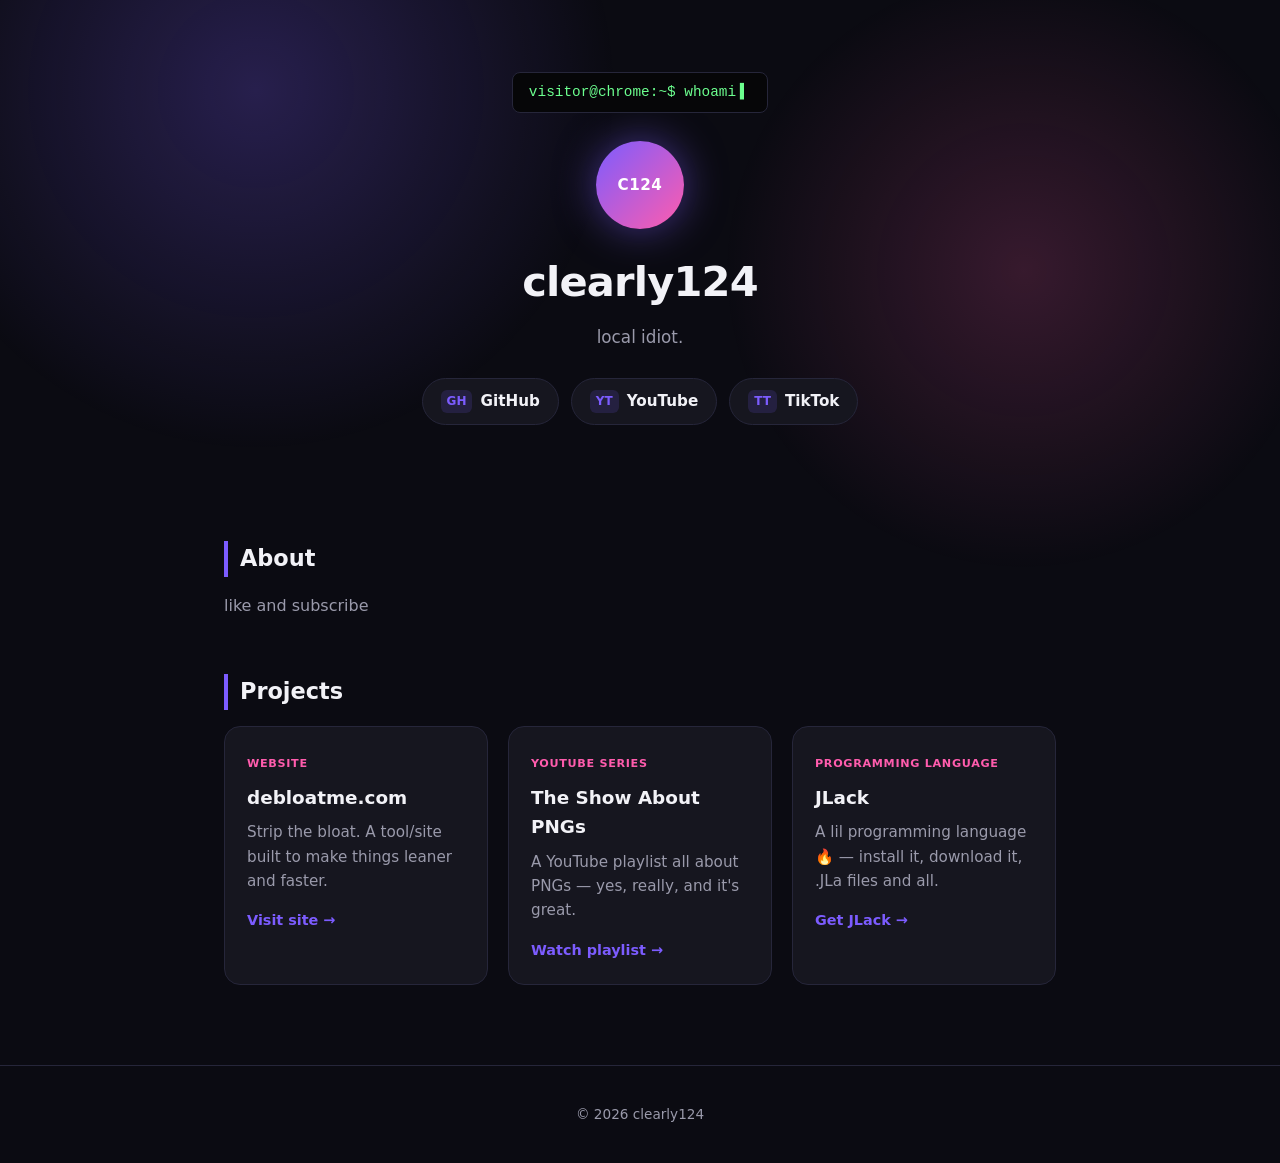
<file: index.html>
<!DOCTYPE html>
<html lang="en">
<head>
  <meta charset="UTF-8" />
  <meta name="viewport" content="width=device-width, initial-scale=1.0" />
  <title>clearly124</title>
  <meta name="description" content="Personal site for clearly124 — projects, videos, and links." />
  <link rel="stylesheet" href="style.css" />
</head>
<body>
  <div class="bg-glow"></div>

  <header class="hero">
    <div class="terminal-line">
      <span id="whoami-line"></span><span class="cursor">▍</span>
    </div>
    <div class="avatar">C124</div>
    <h1>clearly124</h1>
    <p class="tagline">local idiot.</p>

    <div class="socials">
      <a href="https://github.com/clrealy" target="_blank" rel="noopener noreferrer" class="social-btn">
        <span class="icon">GH</span> GitHub
      </a>
      <a href="https://youtube.com/@clearlyonetwofore" target="_blank" rel="noopener noreferrer" class="social-btn">
        <span class="icon">YT</span> YouTube
      </a>
      <a href="https://www.tiktok.com/@clearly124" target="_blank" rel="noopener noreferrer" class="social-btn">
        <span class="icon">TT</span> TikTok
      </a>
    </div>
  </header>

  <main>
    <section class="about">
      <h2>About</h2>
      <p>like and subscribe</p>
    </section>

    <section class="projects">
      <h2>Projects</h2>
      <div class="project-grid">

        <a class="project-card" href="https://debloatme.com" target="_blank" rel="noopener noreferrer">
          <div class="project-tag">Website</div>
          <h3>debloatme.com</h3>
          <p>Strip the bloat. A tool/site built to make things leaner and faster.</p>
          <span class="project-link">Visit site →</span>
        </a>

        <a class="project-card" href="https://youtube.com/playlist?list=PLHiqj4oVoZuK52LWVIIPzVK0yTLEDpRQ4&si=SPDh-VhxOBo0cJxg" target="_blank" rel="noopener noreferrer">
          <div class="project-tag">YouTube Series</div>
          <h3>The Show About PNGs</h3>
          <p>A YouTube playlist all about PNGs — yes, really, and it's great.</p>
          <span class="project-link">Watch playlist →</span>
        </a>

        <a class="project-card" href="/jlack/">
          <div class="project-tag">Programming Language</div>
          <h3>JLack</h3>
          <p>A lil programming language 🔥 — install it, download it, .JLa files and all.</p>
          <span class="project-link">Get JLack →</span>
        </a>

      </div>
    </section>
  </main>

  <footer>
    <p>&copy; <span id="year"></span> clearly124</p>
  </footer>

  <script src="script.js"></script>
</body>
</html>
</file>
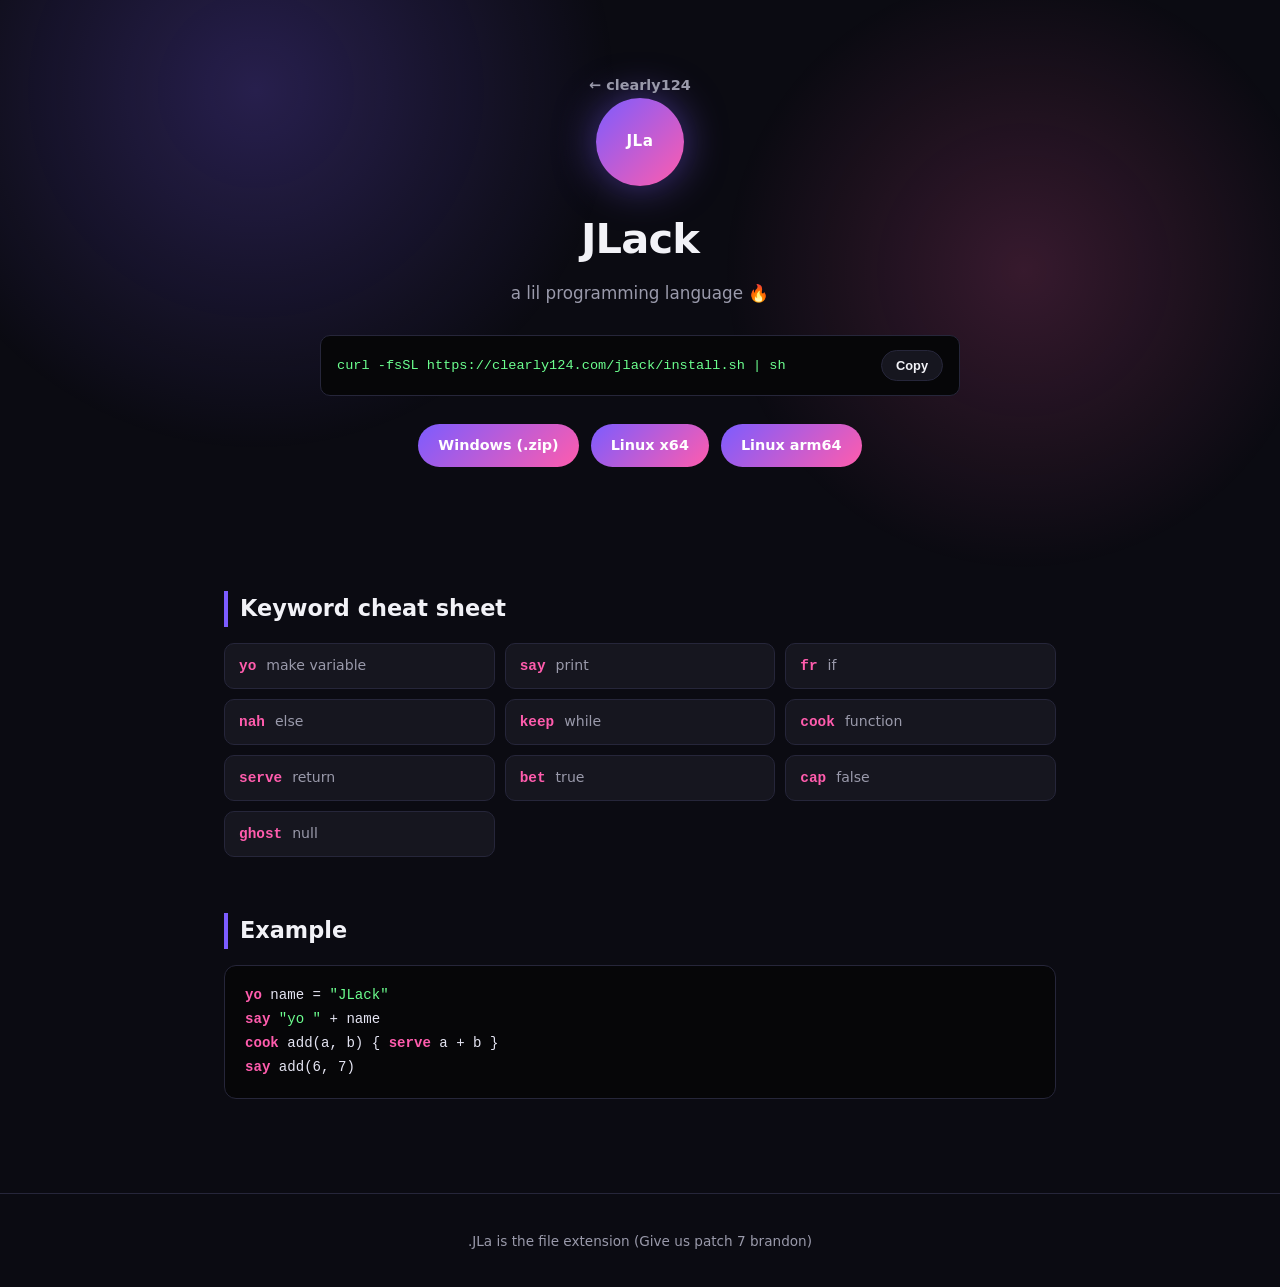
<file: jlack/index.html>
<!DOCTYPE html>
<html lang="en">
<head>
  <meta charset="UTF-8" />
  <meta name="viewport" content="width=device-width, initial-scale=1.0" />
  <title>JLack</title>
  <meta name="description" content="JLack — a lil programming language. Install it, download it, learn the keywords." />
  <link rel="stylesheet" href="../style.css" />
</head>
<body>
  <div class="bg-glow"></div>

  <header class="hero">
    <a class="back-link" href="../">&larr; clearly124</a>
    <div class="avatar">JLa</div>
    <h1>JLack</h1>
    <p class="tagline">a lil programming language 🔥</p>

    <div class="install-box">
      <code id="install-cmd">curl -fsSL https://clearly124.com/jlack/install.sh | sh</code>
      <button class="copy-btn" id="copy-btn" type="button">Copy</button>
    </div>

    <div class="dl-buttons">
      <a class="dl-btn" href="jlack-windows.zip">Windows (.zip)</a>
      <a class="dl-btn" href="jlack-linux-x64.tar.gz">Linux x64</a>
      <a class="dl-btn" href="jlack-linux-arm64.tar.gz">Linux arm64</a>
    </div>
  </header>

  <main>
    <section class="cheatsheet-section">
      <h2>Keyword cheat sheet</h2>
      <div class="cheatsheet">
        <div class="kw"><code>yo</code><span>make variable</span></div>
        <div class="kw"><code>say</code><span>print</span></div>
        <div class="kw"><code>fr</code><span>if</span></div>
        <div class="kw"><code>nah</code><span>else</span></div>
        <div class="kw"><code>keep</code><span>while</span></div>
        <div class="kw"><code>cook</code><span>function</span></div>
        <div class="kw"><code>serve</code><span>return</span></div>
        <div class="kw"><code>bet</code><span>true</span></div>
        <div class="kw"><code>cap</code><span>false</span></div>
        <div class="kw"><code>ghost</code><span>null</span></div>
      </div>
    </section>

    <section class="example-section">
      <h2>Example</h2>
      <pre class="code-block"><span class="kw">yo</span> name = <span class="str">"JLack"</span>
<span class="kw">say</span> <span class="str">"yo "</span> + name
<span class="kw">cook</span> add(a, b) { <span class="kw">serve</span> a + b }
<span class="kw">say</span> add(6, 7)</pre>
    </section>
  </main>

  <footer>
    <p>.JLa is the file extension (Give us patch 7 brandon)</p>
  </footer>

  <script src="jlack.js"></script>
</body>
</html>
</file>
<file: style.css>
:root {
  --bg: #0b0b12;
  --bg-2: #12121c;
  --card: #16161f;
  --text: #f2f2f7;
  --muted: #9a9aab;
  --accent: #7c5cff;
  --accent-2: #ff5cad;
  --border: #26263a;
}

* {
  box-sizing: border-box;
}

html, body {
  margin: 0;
  padding: 0;
}

body {
  background: var(--bg);
  color: var(--text);
  font-family: "Segoe UI", system-ui, -apple-system, Roboto, Helvetica, Arial, sans-serif;
  line-height: 1.6;
  min-height: 100vh;
  position: relative;
  overflow-x: hidden;
}

.bg-glow {
  position: fixed;
  inset: 0;
  z-index: -1;
  background:
    radial-gradient(600px circle at 20% 10%, rgba(124, 92, 255, 0.25), transparent 60%),
    radial-gradient(500px circle at 80% 30%, rgba(255, 92, 173, 0.18), transparent 60%);
}

header.hero {
  text-align: center;
  padding: 72px 20px 40px;
}

.terminal-line {
  display: inline-flex;
  align-items: center;
  gap: 4px;
  margin: 0 auto 28px;
  padding: 8px 16px;
  border-radius: 8px;
  background: #060608;
  border: 1px solid var(--border);
  color: #6cff8f;
  font-family: "Fira Code", "Consolas", monospace;
  font-size: 0.9rem;
  min-height: 1.4em;
}

.terminal-line .cursor {
  color: #6cff8f;
  animation: blink 1s step-end infinite;
}

@keyframes blink {
  50% { opacity: 0; }
}

.avatar {
  width: 88px;
  height: 88px;
  margin: 0 auto 20px;
  border-radius: 50%;
  display: flex;
  align-items: center;
  justify-content: center;
  font-weight: 700;
  font-size: 0.95rem;
  letter-spacing: 0.5px;
  background: linear-gradient(135deg, var(--accent), var(--accent-2));
  color: white;
  box-shadow: 0 0 40px rgba(124, 92, 255, 0.5);
}

header.hero h1 {
  font-size: 2.6rem;
  margin: 0 0 8px;
  letter-spacing: -0.02em;
}

.tagline {
  color: var(--muted);
  font-size: 1.05rem;
  margin: 0 0 28px;
}

.socials {
  display: flex;
  justify-content: center;
  gap: 12px;
  flex-wrap: wrap;
}

.social-btn {
  display: inline-flex;
  align-items: center;
  gap: 8px;
  padding: 10px 18px;
  border-radius: 999px;
  background: var(--card);
  border: 1px solid var(--border);
  color: var(--text);
  text-decoration: none;
  font-weight: 600;
  font-size: 0.95rem;
  transition: transform 0.15s ease, border-color 0.15s ease, background 0.15s ease;
}

.social-btn:hover {
  transform: translateY(-2px);
  border-color: var(--accent);
  background: var(--bg-2);
}

.social-btn .icon {
  font-size: 0.75rem;
  font-weight: 800;
  color: var(--accent);
  background: rgba(124, 92, 255, 0.15);
  padding: 2px 6px;
  border-radius: 6px;
}

main {
  max-width: 880px;
  margin: 0 auto;
  padding: 20px 24px 80px;
}

section {
  margin-top: 56px;
}

section h2 {
  font-size: 1.4rem;
  margin-bottom: 16px;
  border-left: 4px solid var(--accent);
  padding-left: 12px;
}

.about p {
  color: var(--muted);
  max-width: 640px;
}

.project-grid {
  display: grid;
  grid-template-columns: repeat(auto-fit, minmax(260px, 1fr));
  gap: 20px;
}

.project-card {
  display: block;
  background: var(--card);
  border: 1px solid var(--border);
  border-radius: 16px;
  padding: 22px;
  text-decoration: none;
  color: var(--text);
  transition: transform 0.15s ease, border-color 0.15s ease, box-shadow 0.15s ease;
}

.project-card:hover {
  transform: translateY(-4px);
  border-color: var(--accent);
  box-shadow: 0 12px 32px rgba(124, 92, 255, 0.15);
}

.project-tag {
  display: inline-block;
  font-size: 0.7rem;
  font-weight: 700;
  letter-spacing: 0.06em;
  text-transform: uppercase;
  color: var(--accent-2);
  margin-bottom: 10px;
}

.project-card h3 {
  margin: 0 0 8px;
  font-size: 1.15rem;
}

.project-card p {
  margin: 0 0 14px;
  color: var(--muted);
  font-size: 0.95rem;
}

.project-link {
  font-weight: 600;
  font-size: 0.9rem;
  color: var(--accent);
}

footer {
  text-align: center;
  padding: 24px;
  color: var(--muted);
  font-size: 0.85rem;
  border-top: 1px solid var(--border);
}

.back-link {
  display: inline-flex;
  align-items: center;
  gap: 6px;
  color: var(--muted);
  text-decoration: none;
  font-size: 0.9rem;
  font-weight: 600;
}

.back-link:hover {
  color: var(--text);
}

.install-box {
  display: flex;
  align-items: center;
  justify-content: space-between;
  gap: 12px;
  margin: 0 auto 28px;
  padding: 14px 16px;
  border-radius: 10px;
  background: #060608;
  border: 1px solid var(--border);
  max-width: 640px;
}

.install-box code {
  color: #6cff8f;
  font-family: "Fira Code", "Consolas", monospace;
  font-size: 0.85rem;
  overflow-x: auto;
  white-space: nowrap;
}

.copy-btn {
  flex-shrink: 0;
  padding: 7px 14px;
  border-radius: 999px;
  border: 1px solid var(--border);
  background: var(--card);
  color: var(--text);
  font-size: 0.8rem;
  font-weight: 700;
  cursor: pointer;
  transition: border-color 0.15s ease, background 0.15s ease;
}

.copy-btn:hover {
  border-color: var(--accent);
  background: var(--bg-2);
}

.dl-buttons {
  display: flex;
  justify-content: center;
  gap: 12px;
  flex-wrap: wrap;
  margin-bottom: 8px;
}

.dl-btn {
  display: inline-flex;
  align-items: center;
  gap: 8px;
  padding: 10px 20px;
  border-radius: 999px;
  background: linear-gradient(135deg, var(--accent), var(--accent-2));
  color: white;
  text-decoration: none;
  font-weight: 700;
  font-size: 0.9rem;
  transition: transform 0.15s ease, box-shadow 0.15s ease;
}

.dl-btn:hover {
  transform: translateY(-2px);
  box-shadow: 0 8px 24px rgba(124, 92, 255, 0.35);
}

.cheatsheet {
  display: grid;
  grid-template-columns: repeat(auto-fit, minmax(220px, 1fr));
  gap: 10px;
}

.cheatsheet .kw {
  display: flex;
  gap: 10px;
  align-items: baseline;
  background: var(--card);
  border: 1px solid var(--border);
  border-radius: 10px;
  padding: 10px 14px;
}

.cheatsheet code {
  color: var(--accent-2);
  font-family: "Fira Code", "Consolas", monospace;
  font-weight: 700;
  font-size: 0.9rem;
}

.cheatsheet span {
  color: var(--muted);
  font-size: 0.88rem;
}

.code-block {
  background: #060608;
  border: 1px solid var(--border);
  border-radius: 12px;
  padding: 18px 20px;
  overflow-x: auto;
  font-family: "Fira Code", "Consolas", monospace;
  font-size: 0.88rem;
  line-height: 1.7;
  color: #e4e4f2;
}

.code-block .kw {
  color: var(--accent-2);
  font-weight: 700;
}

.code-block .str {
  color: #6cff8f;
}

@media (max-width: 480px) {
  header.hero h1 {
    font-size: 2.1rem;
  }

  .install-box {
    flex-direction: column;
    align-items: stretch;
  }

  .install-box code {
    white-space: normal;
    word-break: break-all;
  }
}
</file>
